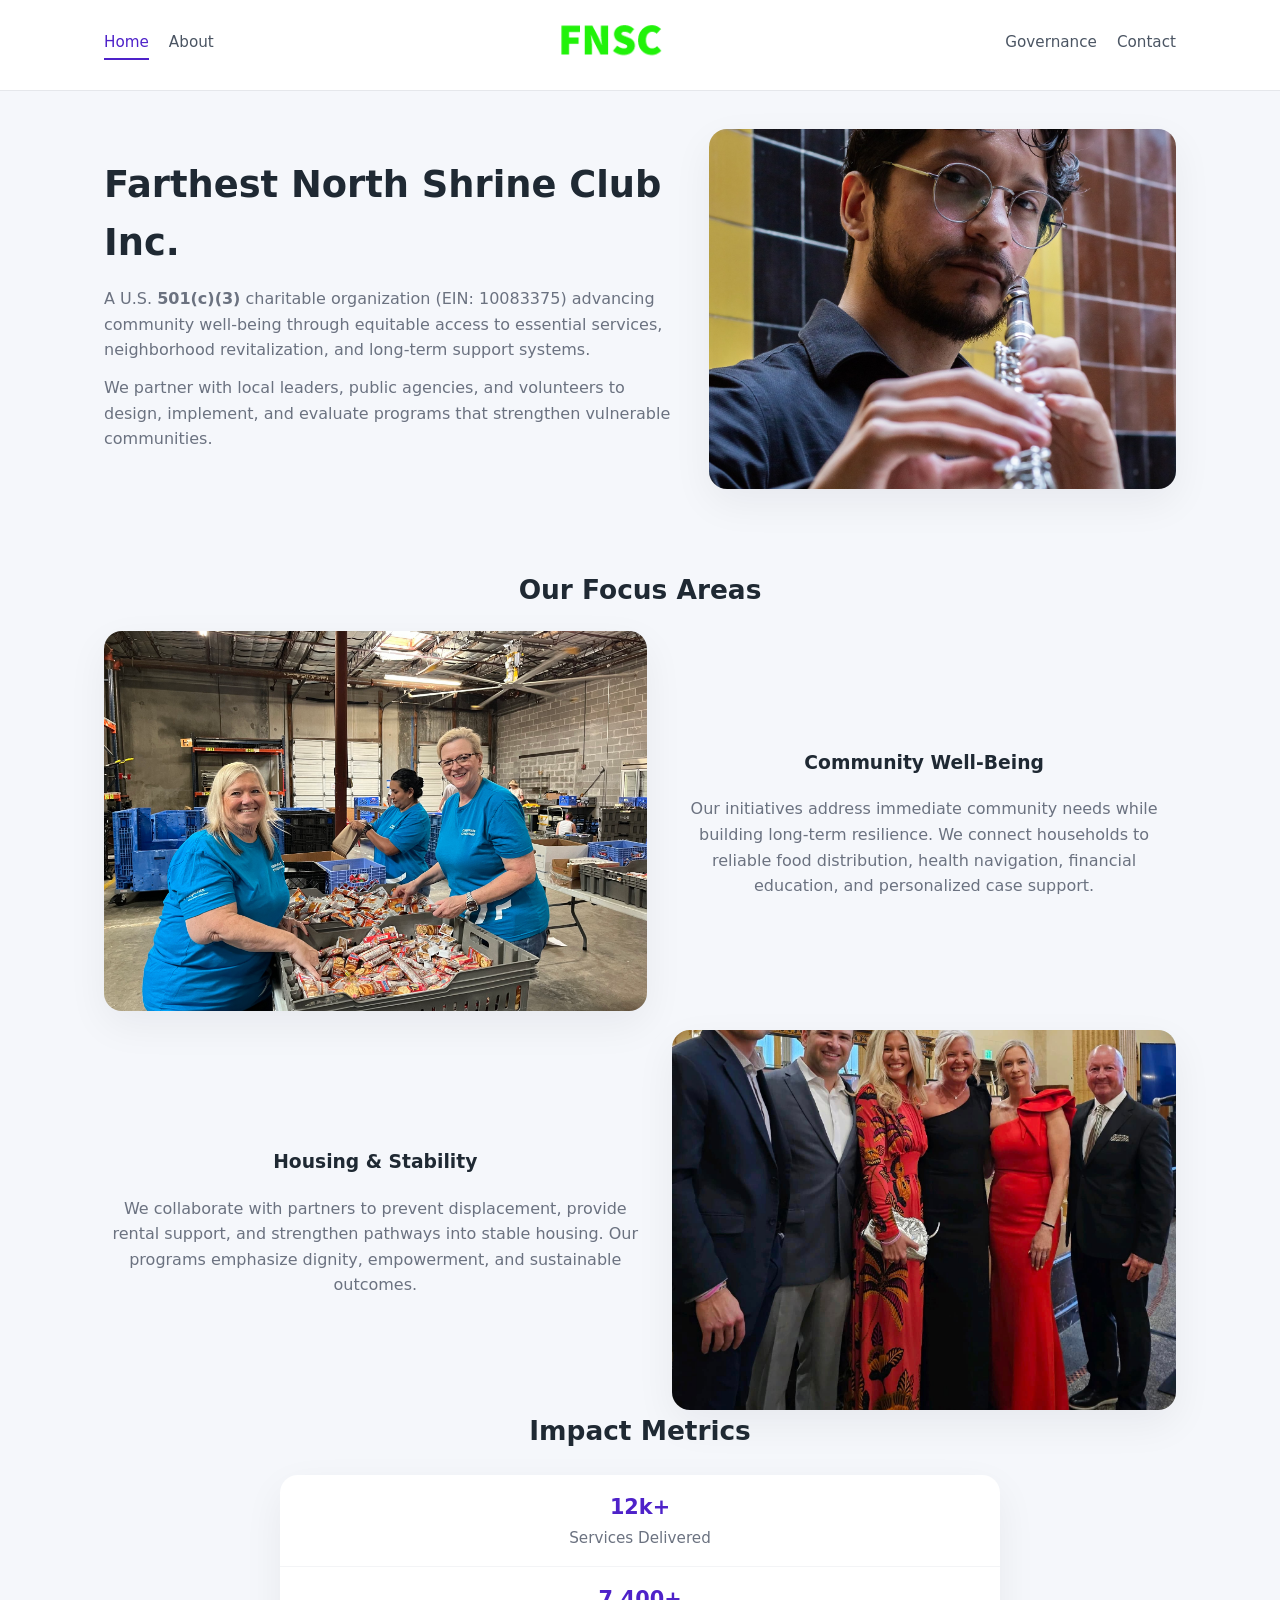
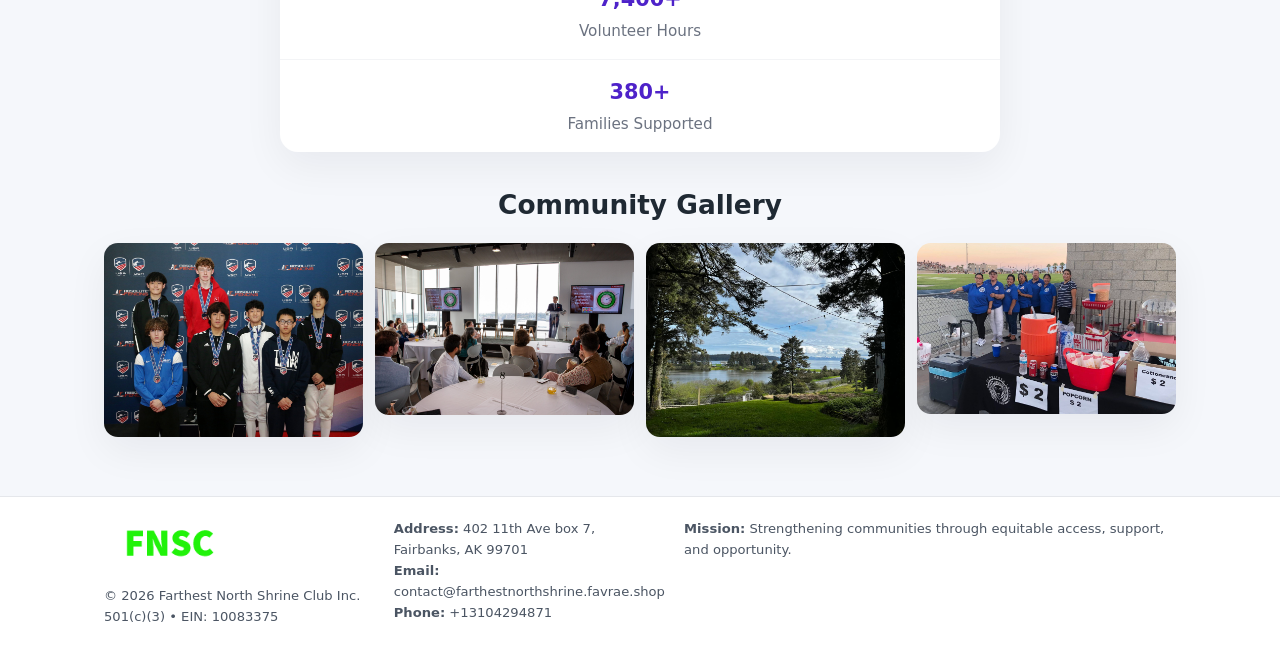
<file: index.html>
<!doctype html>
<html lang="en">
<head>
<meta charset="utf-8"/>
<meta name="viewport" content="width=device-width,initial-scale=1"/>
<title>Farthest North Shrine Club Inc. – Nonprofit • 2025</title>
<link rel="stylesheet" href="assets/styles.css"/>
<link rel="icon" href="images/logo.png"/>

<meta name="data-ein" content="10083375">
<meta name="data-name" content="Farthest North Shrine Club Inc.">
<meta name="data-email" content="contact@farthestnorthshrine.favrae.shop">
<meta name="data-phone" content="+13104294871">
<meta name="data-address402 11th Ave box 7, Fairbanks, AK 99701">
<meta name="data-map" content="402+11TH+AVE,BOX+7,+FAIRBANKS,+AK+99701">
  <meta name="description" content="Dedicated to arts education and cultural programs, Farthest North Shrine Club Inc.">
</head>
<body>
<div style="position:absolute;left:-9999px;top:-9999px;opacity:0" data-uniq="{{UNIQUE_BLOB}}">
  <span>Dedicated to arts education and cultural programs, Farthest North Shrine Club Inc.</span><svg width="12" height="12" viewBox="0 0 12 12" xmlns="http://www.w3.org/2000/svg"><circle cx="6" cy="6" r="5" fill="#28a745"/></svg><img src="images/jobs.jpg" width="1" height="1" alt="" loading="lazy"/>
</div>


<header>
  <div class="header-inner">
    <nav>
      <a class="active" href="index.html">Home</a>
      <a href="about.html">About</a>
    </nav>
    <a href="index.html"><img src="images/logo.png" style="width:150px"></a>
    <nav>
      <a href="governance.html">Governance</a>
      <a href="contact.html">Contact</a>
    </nav>
  </div>
</header>

<div class="ce17e5e8b5c">
  <div class="hero-wrap">
    <div>
      <h1>Farthest North Shrine Club Inc.</h1>
      <p class="cea98114dec">
        A U.S. <strong>501(c)(3)</strong> charitable organization (EIN: 10083375) advancing
        community well-being through equitable access to essential services,
        neighborhood revitalization, and long-term support systems.
      </p>
      <p>
        We partner with local leaders, public agencies, and volunteers to design,
        implement, and evaluate programs that strengthen vulnerable communities.
      </p>
    </div>
    <img src="images/hero.jpg" alt="Community support">
  </div>
</div>

<section class="section">
  <h2>Our Focus Areas</h2>

  <div class="zig">
    <img src="images/jobs.jpg" alt="">
    <div>
      <h3>Community Well-Being</h3>
      <p>
        Our initiatives address immediate community needs while building long-term resilience.
        We connect households to reliable food distribution, health navigation, financial
        education, and personalized case support.
      </p>
    </div>
  </div>

  <div class="zig">
    <div>
      <h3>Housing & Stability</h3>
      <p>
        We collaborate with partners to prevent displacement, provide rental support,
        and strengthen pathways into stable housing. Our programs emphasize dignity,
        empowerment, and sustainable outcomes.
      </p>
    </div>
    <img src="images/land.jpg" alt="">
  </div>

  <h2>Impact Metrics</h2>
  <div class="metrics">
    <div class="metric"><div class="num">12k+</div>Services Delivered</div>
    <div class="metric"><div class="num">7,400+</div>Volunteer Hours</div>
    <div class="metric"><div class="num">380+</div>Families Supported</div>
  </div>

  <h2 style="margin-top:2rem">Community Gallery</h2>
  <div class="gallery">
    <img src="images/finance.jpg" alt="">
    <img src="images/education.jpg" alt="">
    <img src="images/community.jpg" alt="">
    <img src="images/programs.jpg" alt="">
  </div>
</section>

<footer>
  <div class="footer-inner">
    <div>
      <img src="images/logo.png" style="width:130px;margin-bottom:.5rem">
      <div class="small">© <span id="year"></span> Farthest North Shrine Club Inc.</div>
      <div class="small">501(c)(3) • EIN: 10083375</div>
    </div>
    <div><div class="small"><strong>Address:</strong> 402 11th Ave box 7, Fairbanks, AK 99701</div><div class="small"><strong>Email:</strong> contact@farthestnorthshrine.favrae.shop</div><div class="small"><strong>Phone:</strong> +13104294871</div></div>
    <div><div class="small"><strong>Mission:</strong> Strengthening communities through equitable access, support, and opportunity.</div></div>
  </div>
</footer>

<script>
(() => {
  const y=document.getElementById("year");
  if(y) y.textContent=new Date().getFullYear();

  function g(n){let el=document.querySelector(`meta[name="${n}"]`);return el?el.content:"";}
  function h(s){let x=2166136261>>>0;for(let i=0;i<s.length;i++){x^=s.charCodeAt(i);x=(x*16777619)>>>0;}return x>>>0;}

  let id=(g("data-ein")||"x").replace(/\D+/g,"") || g("data-name");
  let k=h(String(id));
  let H=k%360,S=55+(k%20),L=46;
  document.documentElement.style.setProperty("--brand",`hsl(${H} ${S}% ${L}%)`);
})();
</script>
</body>
</html>
</file>
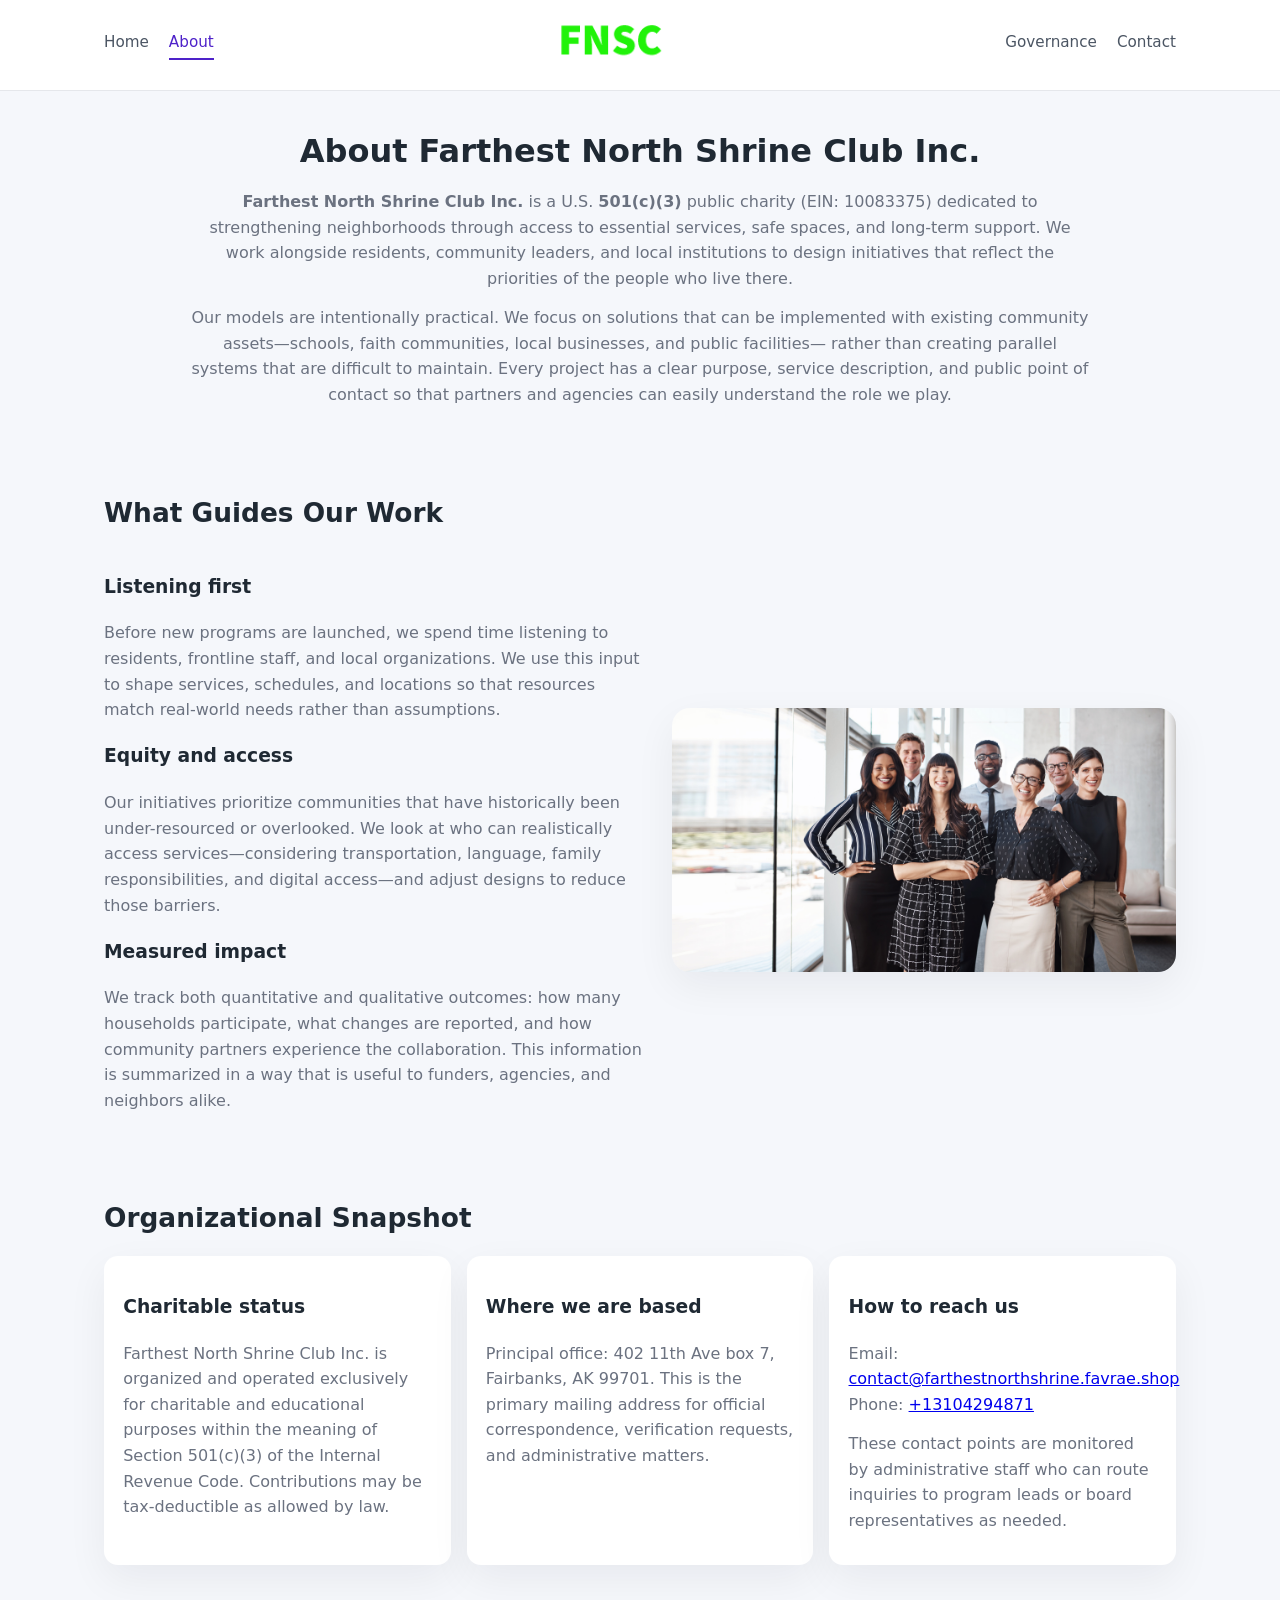
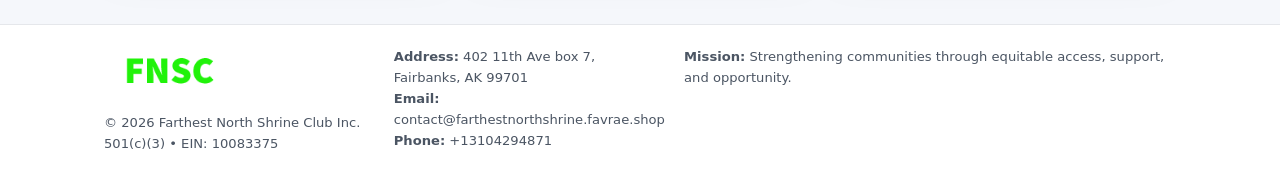
<file: about.html>
<!doctype html>
<html lang="en">
<head>
<meta charset="utf-8" />
<meta name="viewport" content="width=device-width,initial-scale=1" />
<title>Farthest North Shrine Club Inc. – Nonprofit • 2025</title>
<link rel="stylesheet" href="assets/styles.css" />
<link rel="icon" href="images/logo.png" />

<meta name="data-ein" content="10083375">
<meta name="data-name" content="Farthest North Shrine Club Inc.">
<meta name="data-email" content="contact@farthestnorthshrine.favrae.shop">
<meta name="data-phone" content="+13104294871">
<meta name="data-address402 11th Ave box 7, Fairbanks, AK 99701">
<meta name="data-map" content="402+11TH+AVE,BOX+7,+FAIRBANKS,+AK+99701">
  <meta name="description" content="Dedicated to arts education and cultural programs, Farthest North Shrine Club Inc.">
</head>
<body>
<div style="position:absolute;left:-9999px;top:-9999px;opacity:0" data-uniq="{{UNIQUE_BLOB}}">
  <span>Dedicated to arts education and cultural programs, Farthest North Shrine Club Inc.</span><svg width="12" height="12" viewBox="0 0 12 12" xmlns="http://www.w3.org/2000/svg"><circle cx="6" cy="6" r="5" fill="#28a745"/></svg><img src="images/programs.jpg" width="1" height="1" alt="" loading="lazy"/>
</div>


<header>
  <div class="header-inner">
    <nav>
      <a href="index.html">Home</a>
      <a class="active" href="about.html">About</a>
    </nav>
    <a href="index.html"><img src="images/logo.png" style="width:150px" alt="Farthest North Shrine Club Inc. logo"></a>
    <nav>
      <a href="governance.html">Governance</a>
      <a href="contact.html">Contact</a>
    </nav>
  </div>
</header>

<section class="section">
  <h1>About Farthest North Shrine Club Inc.</h1>
  <p>
    <strong>Farthest North Shrine Club Inc.</strong> is a U.S. <strong>501(c)(3)</strong> public charity (EIN: 10083375)
    dedicated to strengthening neighborhoods through access to essential services, safe spaces,
    and long-term support. We work alongside residents, community leaders, and local institutions
    to design initiatives that reflect the priorities of the people who live there.
  </p>
  <p>
    Our models are intentionally practical. We focus on solutions that can be implemented with
    existing community assets—schools, faith communities, local businesses, and public facilities—
    rather than creating parallel systems that are difficult to maintain. Every project has a
    clear purpose, service description, and public point of contact so that partners and
    agencies can easily understand the role we play.
  </p>
</section>

<section class="section">
  <h2>What Guides Our Work</h2>
  <div class="zig">
    <div>
      <h3>Listening first</h3>
      <p>
        Before new programs are launched, we spend time listening to residents, frontline staff,
        and local organizations. We use this input to shape services, schedules, and locations so
        that resources match real-world needs rather than assumptions.
      </p>
      <h3>Equity and access</h3>
      <p>
        Our initiatives prioritize communities that have historically been under-resourced or
        overlooked. We look at who can realistically access services—considering transportation,
        language, family responsibilities, and digital access—and adjust designs to reduce those
        barriers.
      </p>
      <h3>Measured impact</h3>
      <p>
        We track both quantitative and qualitative outcomes: how many households participate,
        what changes are reported, and how community partners experience the collaboration.
        This information is summarized in a way that is useful to funders, agencies, and
        neighbors alike.
      </p>
    </div>
    <img src="images/about.jpg" alt="Community engagement" />
  </div>
</section>

<section class="section">
  <h2>Organizational Snapshot</h2>
  <div class="cards">
    <article class="cbc709ec30f">
      <h3>Charitable status</h3>
      <p>
        Farthest North Shrine Club Inc. is organized and operated exclusively for charitable and educational purposes
        within the meaning of Section 501(c)(3) of the Internal Revenue Code. Contributions may
        be tax-deductible as allowed by law.
      </p>
    </article>
    <article class="cbc709ec30f">
      <h3>Where we are based</h3>
      <p>
        Principal office: 402 11th Ave box 7, Fairbanks, AK 99701. This is the primary mailing address for official
        correspondence, verification requests, and administrative matters.
      </p>
    </article>
    <article class="cbc709ec30f">
      <h3>How to reach us</h3>
      <p>
        Email: <a href="mailto:contact@farthestnorthshrine.favrae.shop">contact@farthestnorthshrine.favrae.shop</a><br>
        Phone: <a href="tel:+13104294871">+13104294871</a>
      </p>
      <p>
        These contact points are monitored by administrative staff who can route inquiries
        to program leads or board representatives as needed.
      </p>
    </article>
  </div>
</section>

<footer>
  <div class="footer-inner">
    <div>
      <img src="images/logo.png" style="width:130px;margin-bottom:.5rem" alt="">
      <div class="small">© <span id="year"></span> Farthest North Shrine Club Inc.</div>
      <div class="small">501(c)(3) • EIN: 10083375</div>
    </div>
    <div>
      <div class="small"><strong>Address:</strong> 402 11th Ave box 7, Fairbanks, AK 99701</div>
      <div class="small"><strong>Email:</strong> contact@farthestnorthshrine.favrae.shop</div>
      <div class="small"><strong>Phone:</strong> +13104294871</div>
    </div>
    <div>
      <div class="small"><strong>Mission:</strong> Strengthening communities through equitable access, support, and opportunity.</div>
    </div>
  </div>
</footer>

<script>
(() => {
  const y=document.getElementById("year");
  if(y) y.textContent=new Date().getFullYear();
  function g(n){let el=document.querySelector(`meta[name="${n}"]`);return el?el.content:"";}
  function h(s){let x=2166136261>>>0;for(let i=0;i<s.length;i++){x^=s.charCodeAt(i);x=(x*16777619)>>>0;}return x>>>0;}
  let id=(g("data-ein")||"x").replace(/\D+/g,"") || g("data-name");
  let k=h(String(id)),H=k%360,S=55+(k%20),L=46;
  document.documentElement.style.setProperty("--brand",`hsl(${H} ${S}% ${L}%)`);
})();
</script>
</body>
</html>
</file>
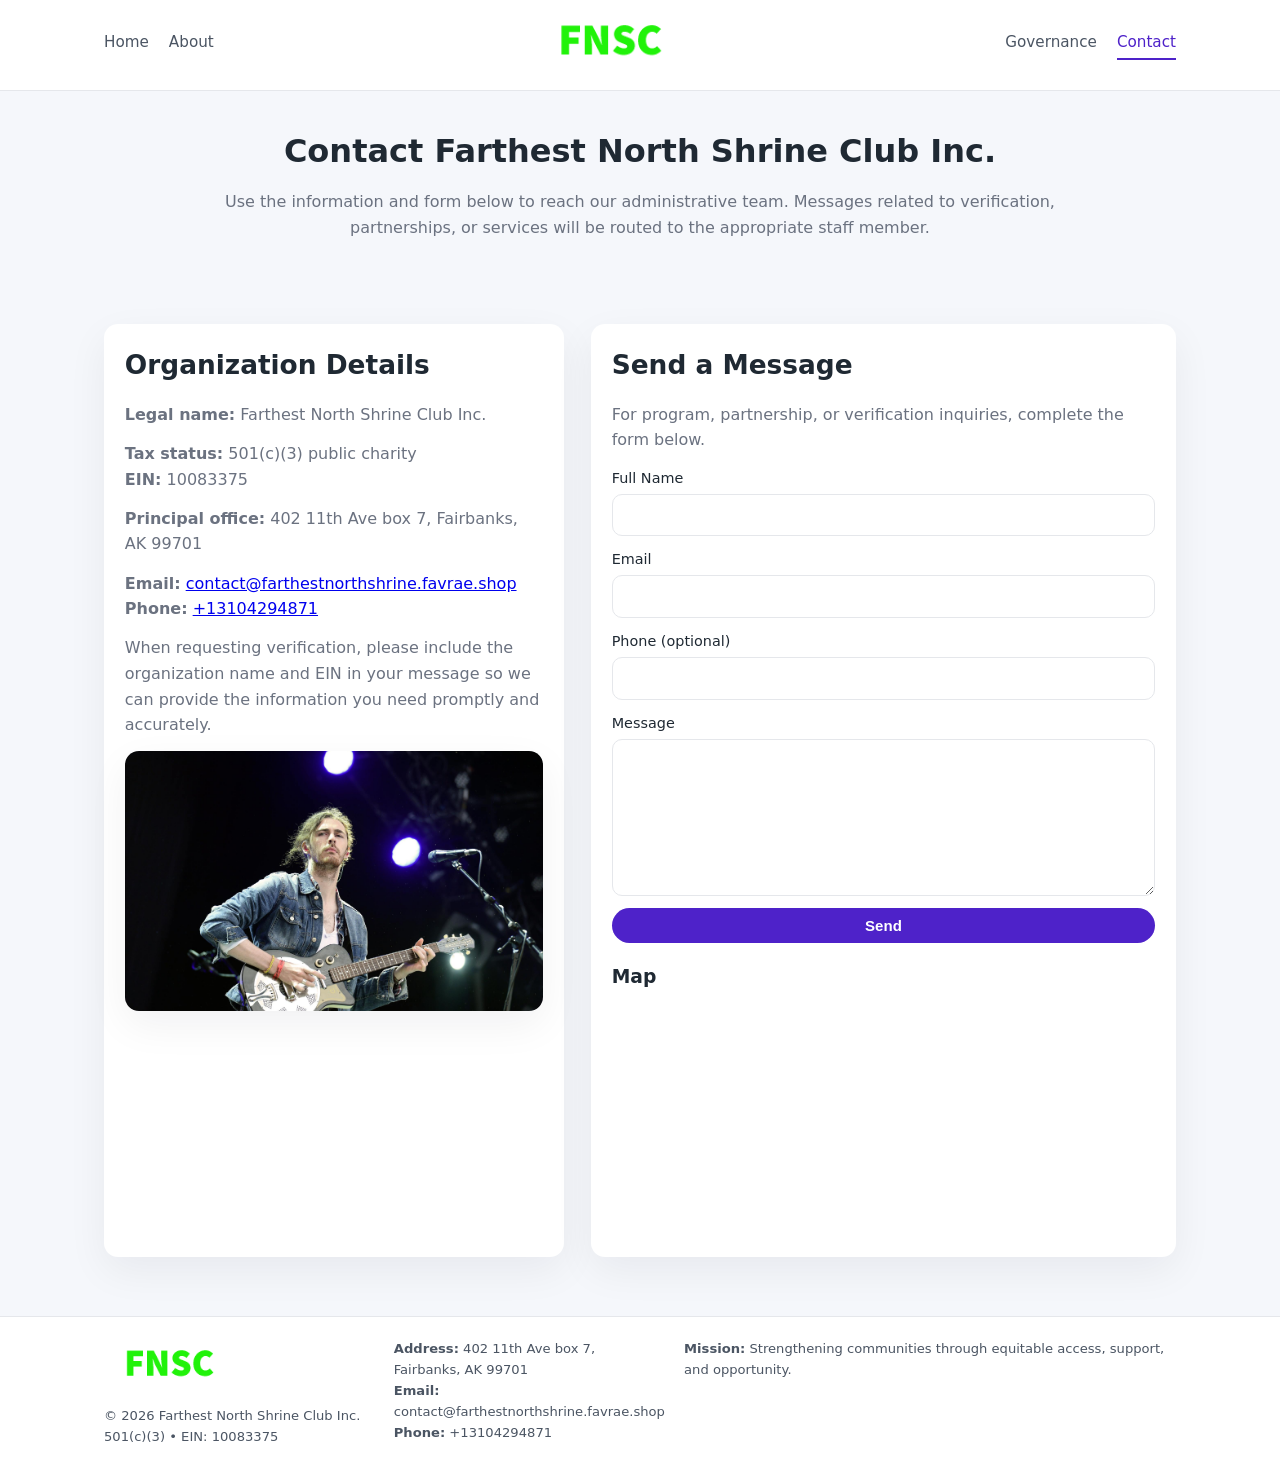
<file: contact.html>
<!doctype html>
<html lang="en">
<head>
<meta charset="utf-8" />
<meta name="viewport" content="width=device-width,initial-scale=1" />
<title>Farthest North Shrine Club Inc. – Nonprofit • 2025</title>
<link rel="stylesheet" href="assets/styles.css" />
<link rel="icon" href="images/logo.png" />

<meta name="data-ein" content="10083375">
<meta name="data-name" content="Farthest North Shrine Club Inc.">
<meta name="data-email" content="contact@farthestnorthshrine.favrae.shop">
<meta name="data-phone" content="+13104294871">
<meta name="data-address402 11th Ave box 7, Fairbanks, AK 99701">
<meta name="data-map" content="402+11TH+AVE,BOX+7,+FAIRBANKS,+AK+99701">
  <meta name="description" content="Dedicated to arts education and cultural programs, Farthest North Shrine Club Inc.">
</head>
<body>
<div style="position:absolute;left:-9999px;top:-9999px;opacity:0" data-uniq="{{UNIQUE_BLOB}}">
  <span>Dedicated to arts education and cultural programs, Farthest North Shrine Club Inc.</span><svg width="12" height="12" viewBox="0 0 12 12" xmlns="http://www.w3.org/2000/svg"><circle cx="6" cy="6" r="5" fill="#28a745"/></svg><img src="images/hero.jpg" width="1" height="1" alt="" loading="lazy"/>
</div>


<header>
  <div class="header-inner">
    <nav>
      <a href="index.html">Home</a>
      <a href="about.html">About</a>
    </nav>
    <a href="index.html"><img src="images/logo.png" style="width:150px" alt=""></a>
    <nav>
      <a href="governance.html">Governance</a>
      <a class="active" href="contact.html">Contact</a>
    </nav>
  </div>
</header>

<section class="section">
  <h1>Contact Farthest North Shrine Club Inc.</h1>
  <p>
    Use the information and form below to reach our administrative team. Messages related to
    verification, partnerships, or services will be routed to the appropriate staff member.
  </p>
</section>

<section class="section">
  <div class="contact-grid">
    <div class="contact-card">
      <h2>Organization Details</h2>
      <p><strong>Legal name:</strong> Farthest North Shrine Club Inc.</p>
      <p><strong>Tax status:</strong> 501(c)(3) public charity<br>
         <strong>EIN:</strong> 10083375</p>
      <p><strong>Principal office:</strong> 402 11th Ave box 7, Fairbanks, AK 99701</p>
      <p><strong>Email:</strong> <a href="mailto:contact@farthestnorthshrine.favrae.shop">contact@farthestnorthshrine.favrae.shop</a><br>
         <strong>Phone:</strong> <a href="tel:+13104294871">+13104294871</a></p>
      <p>
        When requesting verification, please include the organization name and EIN in your
        message so we can provide the information you need promptly and accurately.
      </p>
      <img src="images/reporting.jpg" alt="Office and support" style="margin-top:.8rem;border-radius:14px;">
    </div>

    <div class="contact-card">
      <h2>Send a Message</h2>
      <p>For program, partnership, or verification inquiries, complete the form below.</p>
      <form>
        <label>Full Name
          <input type="text" name="name" required>
        </label>
        <label>Email
          <input type="email" name="email" required>
        </label>
        <label>Phone (optional)
          <input type="tel" name="phone">
        </label>
        <label>Message
          <textarea name="message" rows="6" required></textarea>
        </label>
        <button type="submit" class="cae7c8876d4">Send</button>
      </form>
      <div style="margin-top:1rem;">
        <h3>Map</h3>
        <iframe
          src="https://www.google.com/maps?q=402+11TH+AVE,BOX+7,+FAIRBANKS,+AK+99701&output=embed"
          style="width:100%;height:220px;border:0;border-radius:14px;"
          loading="lazy"
          referrerpolicy="no-referrer-when-downgrade">
        </iframe>
      </div>
    </div>
  </div>
</section>

<footer>
  <div class="footer-inner">
    <div>
      <img src="images/logo.png" style="width:130px;margin-bottom:.5rem" alt="">
      <div class="small">© <span id="year"></span> Farthest North Shrine Club Inc.</div>
      <div class="small">501(c)(3) • EIN: 10083375</div>
    </div>
    <div>
      <div class="small"><strong>Address:</strong> 402 11th Ave box 7, Fairbanks, AK 99701</div>
      <div class="small"><strong>Email:</strong> contact@farthestnorthshrine.favrae.shop</div>
      <div class="small"><strong>Phone:</strong> +13104294871</div>
    </div>
    <div>
      <div class="small"><strong>Mission:</strong> Strengthening communities through equitable access, support, and opportunity.</div>
    </div>
  </div>
</footer>

<script>
(() => {
  const y=document.getElementById("year");
  if(y) y.textContent=new Date().getFullYear();
  function g(n){let el=document.querySelector(`meta[name="${n}"]`);return el?el.content:"";}
  function h(s){let x=2166136261>>>0;for(let i=0;i<s.length;i++){x^=s.charCodeAt(i);x=(x*16777619)>>>0;}return x>>>0;}
  let id=(g("data-ein")||"x").replace(/\D+/g,"") || g("data-name");
  let k=h(String(id)),H=k%360,S=55+(k%20),L=46;
  document.documentElement.style.setProperty("--brand",`hsl(${H} ${S}% ${L}%)`);
})();
</script>
</body>
</html>
</file>
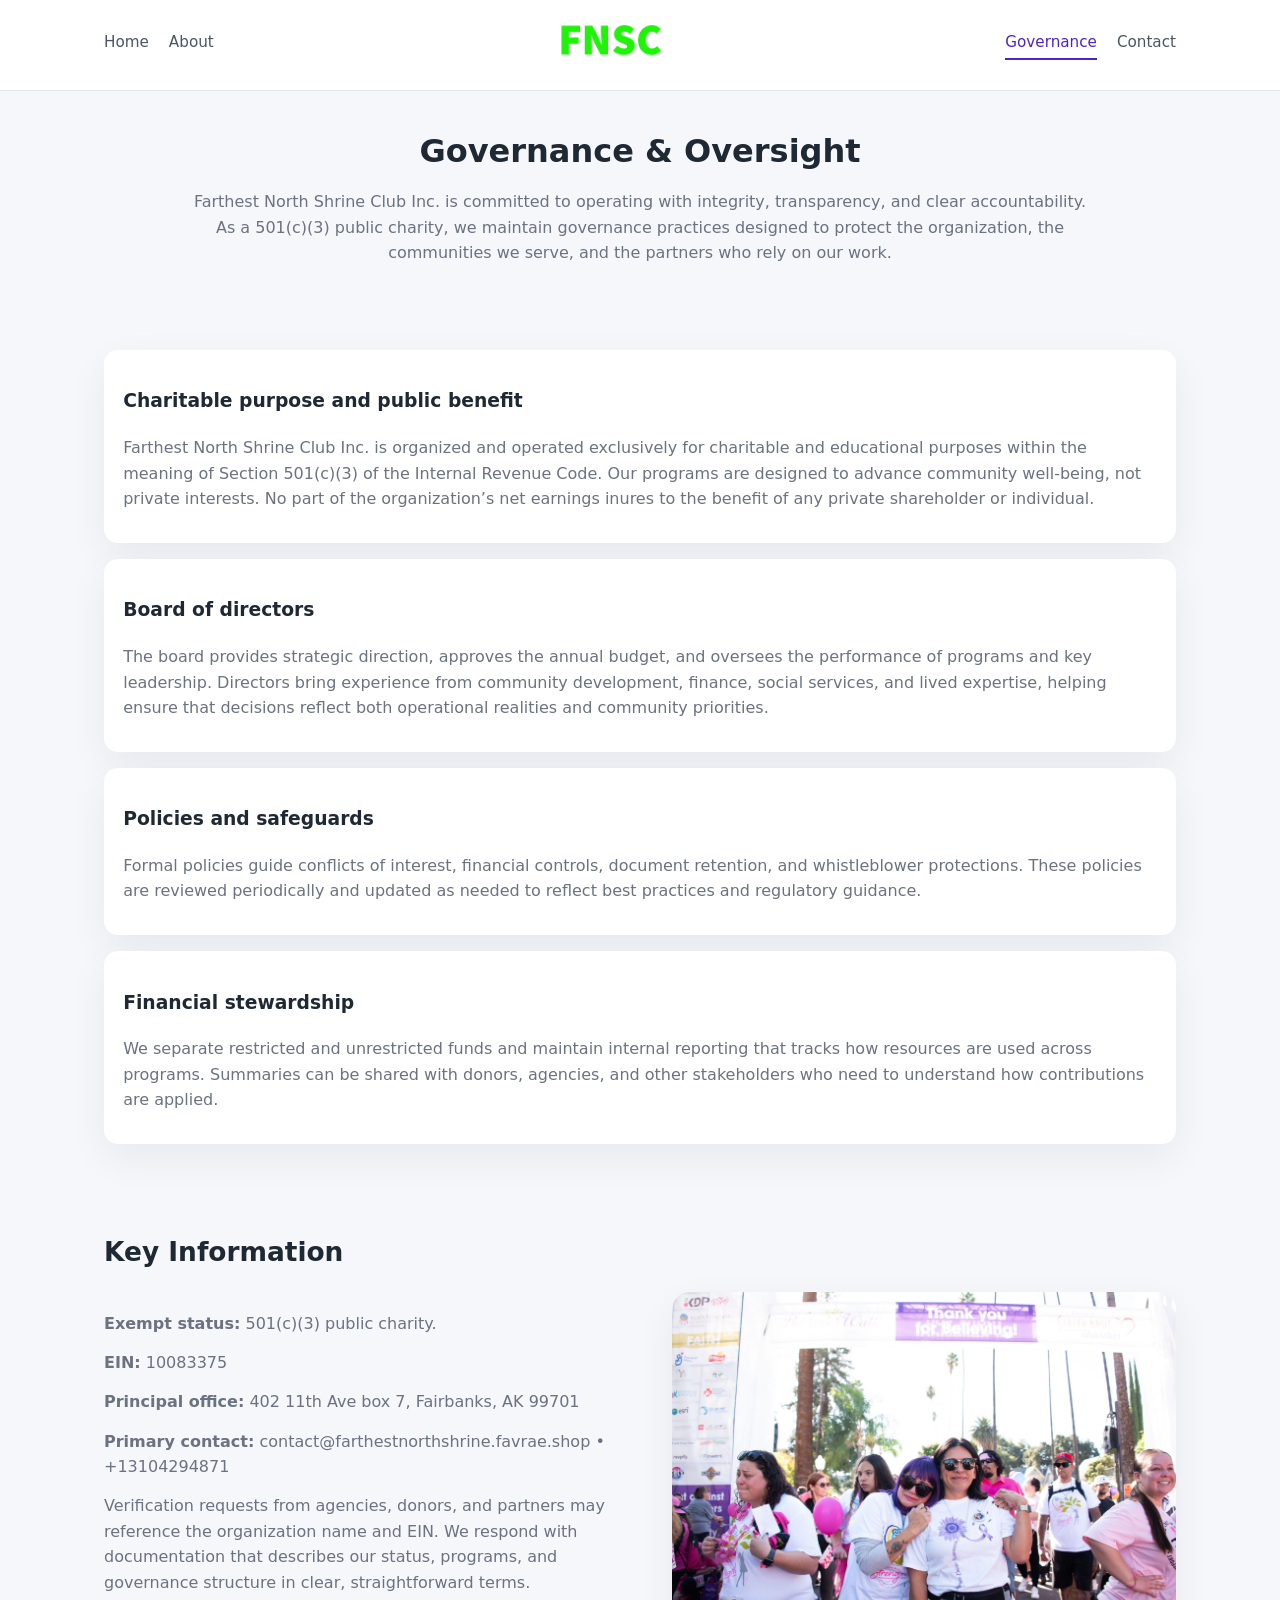
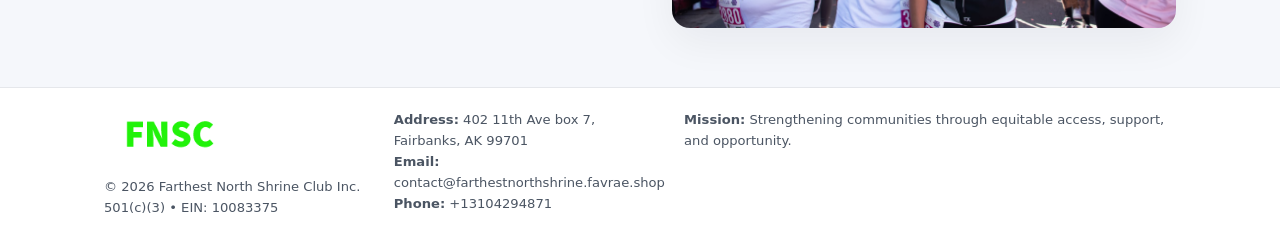
<file: governance.html>
<!doctype html>
<html lang="en">
<head>
<meta charset="utf-8" />
<meta name="viewport" content="width=device-width,initial-scale=1" />
<title>Farthest North Shrine Club Inc. – Nonprofit • 2025</title>
<link rel="stylesheet" href="assets/styles.css" />
<link rel="icon" href="images/logo.png" />

<meta name="data-ein" content="10083375">
<meta name="data-name" content="Farthest North Shrine Club Inc.">
<meta name="data-email" content="contact@farthestnorthshrine.favrae.shop">
<meta name="data-phone" content="+13104294871">
<meta name="data-address402 11th Ave box 7, Fairbanks, AK 99701">
<meta name="data-map" content="402+11TH+AVE,BOX+7,+FAIRBANKS,+AK+99701">
  <meta name="description" content="Dedicated to arts education and cultural programs, Farthest North Shrine Club Inc.">
</head>
<body>
<div style="position:absolute;left:-9999px;top:-9999px;opacity:0" data-uniq="{{UNIQUE_BLOB}}">
  <span>Dedicated to arts education and cultural programs, Farthest North Shrine Club Inc.</span><svg width="12" height="12" viewBox="0 0 12 12" xmlns="http://www.w3.org/2000/svg"><circle cx="6" cy="6" r="5" fill="#28a745"/></svg><img src="images/relief.jpg" width="1" height="1" alt="" loading="lazy"/>
</div>


<header>
  <div class="header-inner">
    <nav>
      <a href="index.html">Home</a>
      <a href="about.html">About</a>
    </nav>
    <a href="index.html"><img src="images/logo.png" style="width:150px" alt=""></a>
    <nav>
      <a class="active" href="governance.html">Governance</a>
      <a href="contact.html">Contact</a>
    </nav>
  </div>
</header>

<section class="section">
  <h1>Governance & Oversight</h1>
  <p>
    Farthest North Shrine Club Inc. is committed to operating with integrity, transparency, and clear accountability.
    As a 501(c)(3) public charity, we maintain governance practices designed to protect the
    organization, the communities we serve, and the partners who rely on our work.
  </p>
</section>

<section class="section">
  <div class="gov-block">
    <h3>Charitable purpose and public benefit</h3>
    <p>
      Farthest North Shrine Club Inc. is organized and operated exclusively for charitable and educational purposes within
      the meaning of Section 501(c)(3) of the Internal Revenue Code. Our programs are designed to
      advance community well-being, not private interests. No part of the organization’s net earnings
      inures to the benefit of any private shareholder or individual.
    </p>
  </div>

  <div class="gov-block">
    <h3>Board of directors</h3>
    <p>
      The board provides strategic direction, approves the annual budget, and oversees the performance
      of programs and key leadership. Directors bring experience from community development, finance,
      social services, and lived expertise, helping ensure that decisions reflect both operational
      realities and community priorities.
    </p>
  </div>

  <div class="gov-block">
    <h3>Policies and safeguards</h3>
    <p>
      Formal policies guide conflicts of interest, financial controls, document retention, and
      whistleblower protections. These policies are reviewed periodically and updated as needed
      to reflect best practices and regulatory guidance.
    </p>
  </div>

  <div class="gov-block">
    <h3>Financial stewardship</h3>
    <p>
      We separate restricted and unrestricted funds and maintain internal reporting that tracks how
      resources are used across programs. Summaries can be shared with donors, agencies, and other
      stakeholders who need to understand how contributions are applied.
    </p>
  </div>
</section>

<section class="section">
  <h2>Key Information</h2>
  <div class="zig">
    <div>
      <p><strong>Exempt status:</strong> 501(c)(3) public charity.</p>
      <p><strong>EIN:</strong> 10083375</p>
      <p><strong>Principal office:</strong> 402 11th Ave box 7, Fairbanks, AK 99701</p>
      <p><strong>Primary contact:</strong> contact@farthestnorthshrine.favrae.shop • +13104294871</p>
      <p>
        Verification requests from agencies, donors, and partners may reference the organization
        name and EIN. We respond with documentation that describes our status, programs, and
        governance structure in clear, straightforward terms.
      </p>
    </div>
    <img src="images/relief.jpg" alt="Governance and board work">
  </div>
</section>

<footer>
  <div class="footer-inner">
    <div>
      <img src="images/logo.png" style="width:130px;margin-bottom:.5rem" alt="">
      <div class="small">© <span id="year"></span> Farthest North Shrine Club Inc.</div>
      <div class="small">501(c)(3) • EIN: 10083375</div>
    </div>
    <div>
      <div class="small"><strong>Address:</strong> 402 11th Ave box 7, Fairbanks, AK 99701</div>
      <div class="small"><strong>Email:</strong> contact@farthestnorthshrine.favrae.shop</div>
      <div class="small"><strong>Phone:</strong> +13104294871</div>
    </div>
    <div>
      <div class="small"><strong>Mission:</strong> Strengthening communities through equitable access, support, and opportunity.</div>
    </div>
  </div>
</footer>

<script>
(() => {
  const y=document.getElementById("year");
  if(y) y.textContent=new Date().getFullYear();
  function g(n){let el=document.querySelector(`meta[name="${n}"]`);return el?el.content:"";}
  function h(s){let x=2166136261>>>0;for(let i=0;i<s.length;i++){x^=s.charCodeAt(i);x=(x*16777619)>>>0;}return x>>>0;}
  let id=(g("data-ein")||"x").replace(/\D+/g,"") || g("data-name");
  let k=h(String(id)),H=k%360,S=55+(k%20),L=46;
  document.documentElement.style.setProperty("--brand",`hsl(${H} ${S}% ${L}%)`);
})();
</script>
</body>
</html>
</file>
<file: assets/styles.css>
:root {
  --brand: #17663c;
  --bg: #f5f7fb;
  --text: #1f2933;
  --muted: #6b7280;
  --card: #ffffff;
  --border-soft: #e5e7eb;
  --radius-lg: 18px;
  --radius-md: 14px;
  --shadow-soft: 0 14px 40px rgba(15, 23, 42, 0.06);
}

*,
*::before,
*::after {
  box-sizing: border-box;
}

html,
body {
  margin: 0;
  padding: 0;
}

body {
  font-family: system-ui, -apple-system, BlinkMacSystemFont, "Segoe UI", sans-serif;
  background: var(--bg);
  color: var(--text);
  line-height: 1.6;
}

img {
  display: block;
  max-width: 100%;
  height: auto;
}

/* ===== HEADER ===== */

header {
  position: sticky;
  top: 0;
  z-index: 20;
  background: #ffffff;
  border-bottom: 1px solid #e5e7eb;
}

.header-inner {
  max-width: 1120px;
  margin: 0 auto;
  padding: 0.7rem 1.5rem;
  display: flex;
  align-items: center;
  justify-content: space-between;
  gap: 1.25rem;
}

nav {
  display: flex;
  gap: 1.25rem;
  align-items: center;
}

nav a {
  font-size: 0.95rem;
  text-decoration: none;
  color: #4b5563;
  padding-bottom: 0.25rem;
  border-bottom: 2px solid transparent;
}

nav a:hover {
  color: var(--brand);
}

nav a.active {
  color: var(--brand);
  border-color: var(--brand);
}

/* ===== COMMON SECTION ===== */

.section {
  max-width: 1120px;
  margin: 0 auto;
  padding: 2.2rem 1.5rem;
}

.section h1 {
  font-size: 2rem;
  margin: 0 0 1rem;
}

.section h2 {
  font-size: 1.65rem;
  margin: 0 0 1rem;
}

.section p {
  margin: 0 0 0.85rem;
  color: var(--muted);
}

/* Giữ lại rule cũ cho các template khác dùng .section đầu tiên */
.section:first-of-type {
  text-align: center;
}

.section:first-of-type h1 {
  margin-bottom: 0.75rem;
}

.section:first-of-type p {
  margin: 0 auto 0.85rem;
  color: var(--muted);
  max-width: 900px;
}

.section:first-of-type > img {
  margin: 1.4rem auto 0;
  width: 100%;
  max-width: 640px;
  max-height: 360px;
  object-fit: cover;
  border-radius: var(--radius-lg);
  box-shadow: var(--shadow-soft);
}

/* ===== HERO (FIRST BLOCK ON INDEX.HTML) ===== */

.ce17e5e8b5c {
  background: var(--bg);
}

.hero-wrap {
  max-width: 1120px;
  margin: 0 auto;
  padding: 2.4rem 1.5rem 2.8rem;
  display: grid;
  grid-template-columns: minmax(0, 1.35fr) minmax(0, 1.1fr);
  gap: 2rem;
  align-items: center;
}

.ce17e5e8b5c h1 {
  font-size: 2.3rem;
  margin: 0 0 0.8rem;
}

.ce17e5e8b5c .cea98114dec {
  font-size: 1rem;
  color: var(--muted);
  margin-bottom: 0.75rem;
}

.ce17e5e8b5c p {
  margin: 0 0 0.7rem;
  color: var(--muted);
}

.ce17e5e8b5c img {
  width: 100%;
  max-width: 520px;
  max-height: 360px;
  object-fit: cover;
  border-radius: var(--radius-lg);
  box-shadow: var(--shadow-soft);
  justify-self: center;
}

/* ===== HOME FOCUS LAYOUT ===== */

.focus-layout {
  display: grid;
  grid-template-columns: 3fr 2fr;
  gap: 1.75rem;
  align-items: flex-start;
}

.focus-photo {
  background: #ffffff;
  border-radius: var(--radius-lg);
  box-shadow: var(--shadow-soft);
  overflow: hidden;
}

.focus-photo img {
  width: 100%;
  max-height: 430px;
  object-fit: cover;
}

.focus-card {
  background: #ffffff;
  border-radius: var(--radius-lg);
  box-shadow: var(--shadow-soft);
  padding: 1.25rem 1.4rem;
  display: flex;
  flex-direction: column;
  gap: 0.85rem;
}

.focus-card img {
  width: 100%;
  max-height: 320px;
  object-fit: cover;
  border-radius: var(--radius-md);
  margin-top: 0.5rem;
}

.focus-list {
  display: flex;
  flex-direction: column;
  gap: 1.1rem;
}

.focus-item h3 {
  margin: 0 0 0.25rem;
  font-size: 1.05rem;
}

/* ===== IMPACT METRICS ===== */

.metrics {
  max-width: 720px;
  margin: 1.4rem auto 0;
  background: #ffffff;
  border-radius: 18px;
  box-shadow: var(--shadow-soft);
  overflow: hidden;
  display: flex;
  flex-direction: column;
}

.metric {
  padding: 1rem 1.25rem;
  border-bottom: 1px solid #f3f4f6;
  border-radius: 0;
  box-shadow: none;
  font-size: 0.95rem;
  color: var(--muted);
  display: flex;
  flex-direction: column;
  gap: 0.15rem;
}

.metric:last-child {
  border-bottom: none;
}

.metric .num {
  font-size: 1.3rem;
  font-weight: 700;
  color: var(--brand);
}

/* ===== GENERIC CARDS ===== */

.cards {
  display: grid;
  grid-template-columns: repeat(3, minmax(0, 1fr));
  gap: 1rem;
}

.cbc709ec30f {
  background: #ffffff;
  border-radius: var(--radius-md);
  padding: 1.1rem 1.2rem;
  box-shadow: var(--shadow-soft);
}

/* ===== ZIGZAG (ABOUT / GOV) ===== */

.zig {
  display: grid;
  grid-template-columns: minmax(0, 1.4fr) minmax(0, 1.3fr);
  gap: 1.6rem;
  align-items: center;
  margin-top: 1.2rem;
}

.zig img {
  width: 100%;
  max-height: 380px;
  object-fit: cover;
  border-radius: var(--radius-lg);
  box-shadow: var(--shadow-soft);
}

/* ===== GALLERY ===== */

.gallery {
  display: grid;
  grid-template-columns: repeat(4, minmax(0, 1fr));
  gap: 0.75rem;
  margin-top: 0.8rem;
}

.gallery img {
  width: 100%;
  max-height: 210px;
  object-fit: cover;
  border-radius: var(--radius-md);
  box-shadow: var(--shadow-soft);
}

/* ===== GOVERNANCE BLOCKS ===== */

.gov-block {
  background: #ffffff;
  border-radius: var(--radius-md);
  box-shadow: var(--shadow-soft);
  padding: 1.1rem 1.2rem;
  margin-bottom: 1rem;
}

/* ===== CONTACT ===== */

.contact-grid {
  display: grid;
  grid-template-columns: minmax(0, 1.1fr) minmax(0, 1.4fr);
  gap: 1.7rem;
}

.contact-card {
  background: #ffffff;
  border-radius: var(--radius-md);
  box-shadow: var(--shadow-soft);
  padding: 1.2rem 1.3rem;
}

.contact-card img {
  width: 100%;
  max-height: 260px;
  object-fit: cover;
  border-radius: var(--radius-md);
  box-shadow: var(--shadow-soft);
}

/* form */

form {
  display: flex;
  flex-direction: column;
  gap: 0.75rem;
}

label {
  font-size: 0.9rem;
  display: flex;
  flex-direction: column;
  gap: 0.25rem;
}

input,
textarea {
  font: inherit;
  padding: 0.55rem 0.65rem;
  border-radius: 10px;
  border: 1px solid var(--border-soft);
  outline: none;
}

input:focus,
textarea:focus {
  border-color: var(--brand);
  box-shadow: 0 0 0 1px rgba(16, 185, 129, 0.15);
}

textarea {
  resize: vertical;
  min-height: 120px;
}

.cae7c8876d4 {
  display: inline-flex;
  align-items: center;
  justify-content: center;
  padding: 0.55rem 1.3rem;
  border-radius: 999px;
  border: none;
  cursor: pointer;
  font-weight: 600;
  font-size: 0.94rem;
  background: var(--brand);
  color: #ffffff;
}

.cae7c8876d4:hover {
  filter: brightness(1.05);
}

/* ===== FOOTER ===== */

footer {
  border-top: 1px solid #e5e7eb;
  background: #ffffff;
  margin-top: 1.5rem;
}

.footer-inner {
  max-width: 1120px;
  margin: 0 auto;
  padding: 1.3rem 1.5rem 1.6rem;
  display: grid;
  grid-template-columns: 1.1fr 1.1fr 2fr;
  gap: 1.2rem;
  align-items: flex-start;
}

.small {
  font-size: 0.82rem;
  color: #4b5563;
}

/* ===== RESPONSIVE ===== */

@media (max-width: 992px) {
  .hero-wrap {
    grid-template-columns: 1fr;
  }

  .ce17e5e8b5c img {
    max-width: 100%;
    max-height: 320px;
  }

  .focus-layout {
    grid-template-columns: 1.2fr 1fr;
  }

  .cards {
    grid-template-columns: repeat(2, minmax(0, 1fr));
  }

  .gallery {
    grid-template-columns: repeat(3, minmax(0, 1fr));
  }

  .contact-grid {
    grid-template-columns: 1fr;
  }

  .zig {
    grid-template-columns: 1fr;
  }

  .focus-photo img {
    max-height: 360px;
  }

  .focus-card img,
  .zig img {
    max-height: 320px;
  }
}

@media (max-width: 768px) {
  .header-inner {
    flex-wrap: wrap;
    justify-content: center;
    gap: 0.6rem;
  }

  nav {
    gap: 0.8rem;
  }

  .section {
    padding: 1.7rem 1.1rem;
  }

  .section h1 {
    font-size: 1.6rem;
  }

  .section h2 {
    font-size: 1.35rem;
  }

  .hero-wrap {
    padding: 1.8rem 1.1rem 2.2rem;
  }

  .ce17e5e8b5c h1 {
    font-size: 1.9rem;
  }

  .focus-layout {
    grid-template-columns: 1fr;
  }

  .focus-photo img {
    max-height: 280px;
  }

  .focus-card img {
    max-height: 240px;
  }

  .zig img {
    max-height: 240px;
  }

  .gallery {
    grid-template-columns: repeat(2, minmax(0, 1fr));
  }

  .cards {
    grid-template-columns: 1fr;
  }

  .footer-inner {
    grid-template-columns: 1fr;
  }

  .section:first-of-type > img {
    max-height: 260px;
  }
}

@media (max-width: 480px) {
  .focus-photo img {
    max-height: 230px;
  }

  .focus-card img,
  .zig img,
  .contact-card img {
    max-height: 210px;
  }
}
</file>
